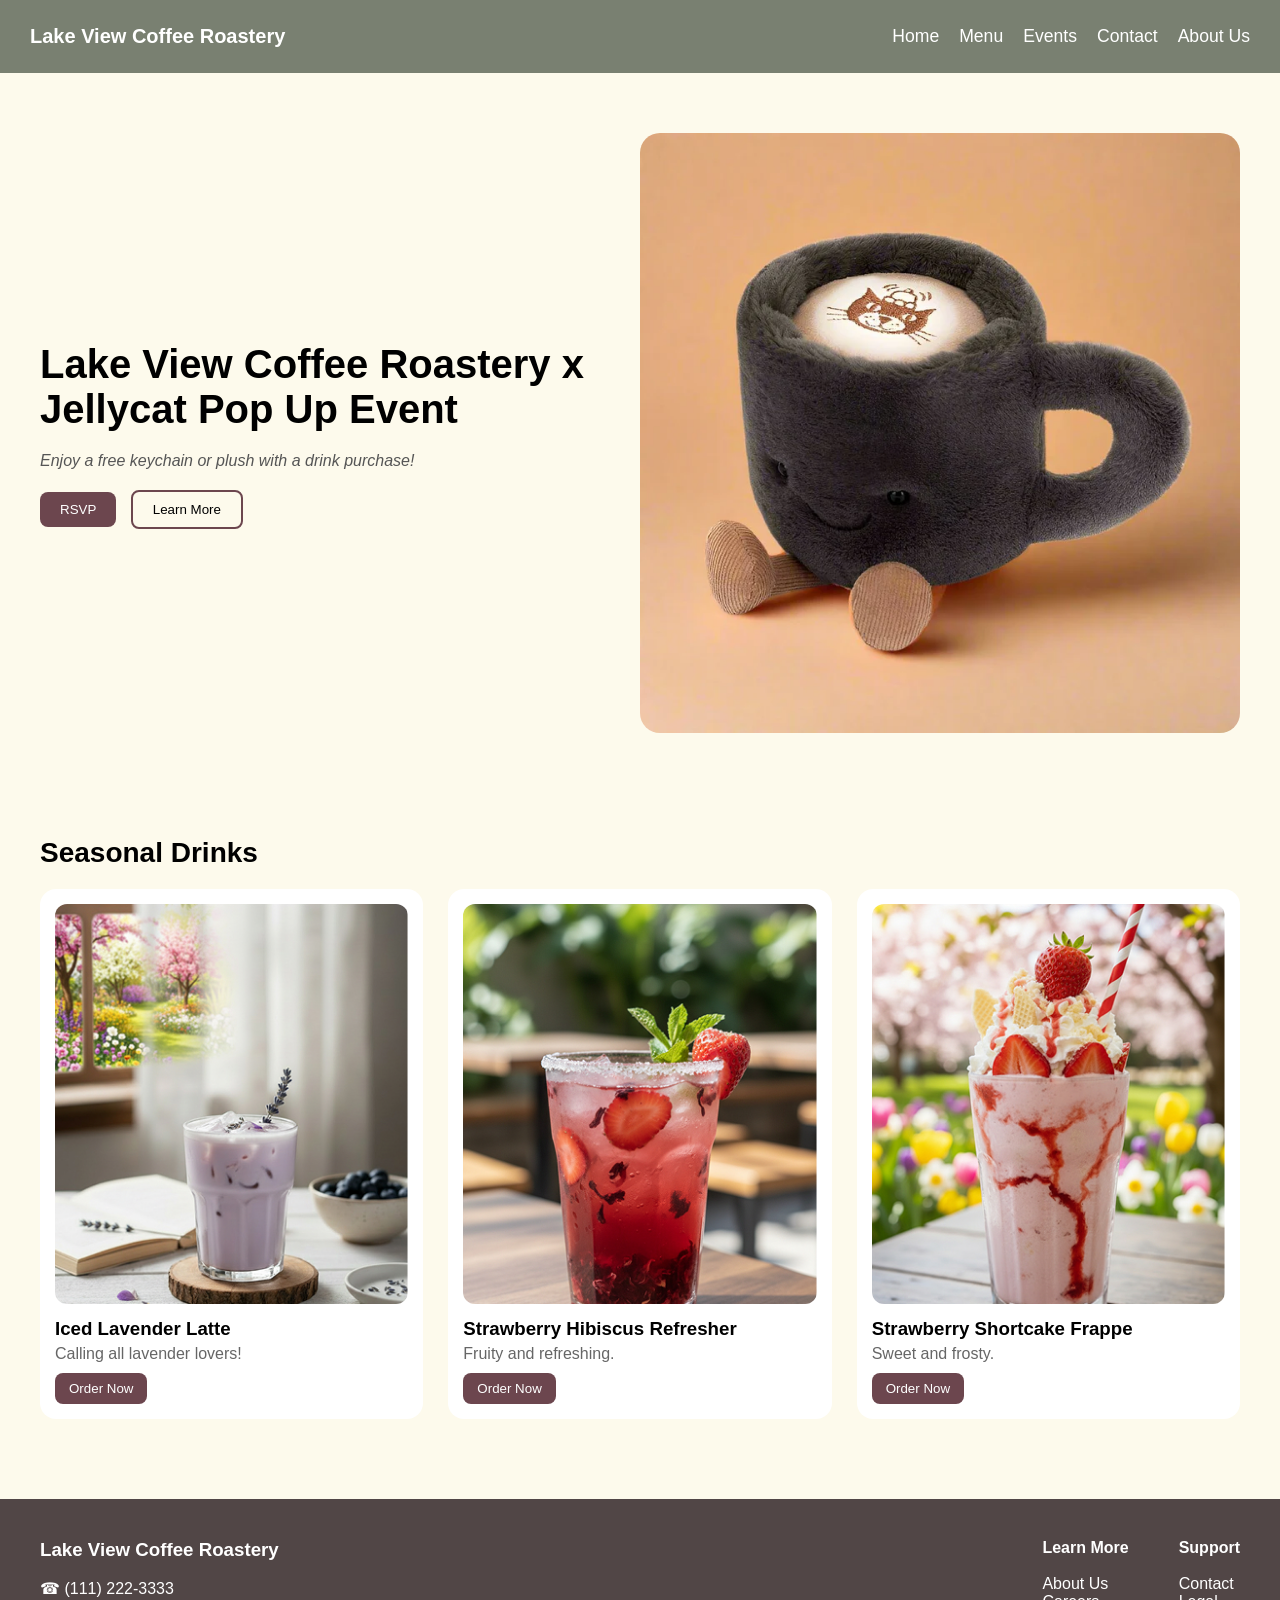
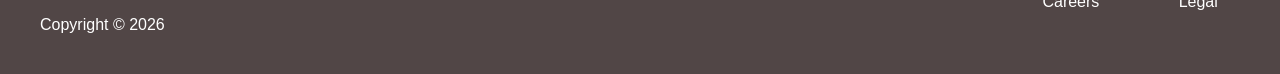
<file: HTMLM3/index.html>
<!DOCTYPE html>
<html>
<head>
<meta name="viewport" content="width=device-width, initial-scale=1">
<meta charset="UTF-8">
<title>Lake View Coffee Roastery</title>
<link rel="stylesheet" href="styles.css"> <!-- External CSS -->
</head>

<body>
<!-- 5 internal links -->
 <nav class="navbar">
    <div class="logo">Lake View Coffee Roastery</div>
    <ul class="nav-links">
        <li><a href="index.html">Home</a></li>
        <li><a href="menu.html">Menu</a></li>
        <li><a href="events.html">Events</a></li>
        <li><a href="contact.html">Contact</a></li>
        <li><a href="about.html">About Us</a></li>
    </ul>

 </nav>
 
  <!-- HERO SECTION -->
  <section class="hero">
    <div class="hero-text">
      <h1>Lake View Coffee Roastery x Jellycat Pop Up Event</h1>
      <p><i>Enjoy a free keychain or plush with a drink purchase!</i></p>   <!-- Character formatting -->
      <div class="buttons">
        <button class="primary">RSVP</button>
        <button class="secondary">Learn More</button>
      </div>
    </div>

    <div class="hero-image">
      <img src="images/jellycat-coffee-cup.jpeg" alt="Coffee plush"> <!-- Image 1 -->
    </div>
  </section>

  <!-- SEASONAL DRINKS -->
  <section class="drinks">
    <h2>Seasonal Drinks</h2>

    <div class="drink-grid">

      <div class="card">
        <img src="images/lavender-latte.jpg" alt="Purple drink in a glass cup"> <!-- Image 2 -->
        <h3>Iced Lavender Latte</h3>
        <p>Calling all lavender lovers!</p>
        <button>Order Now</button>
      </div>

      <div class="card">
        <img src="images/strawberry-refresher.jpg" alt="strawberry drink with strawberry pieces inside"> <!-- Image 3 -->
        <h3>Strawberry Hibiscus Refresher</h3>
        <p>Fruity and refreshing.</p>
        <button>Order Now</button>
      </div>

      <div class="card">
        <img src="images/strawberry-shortcake-frappe.jpg" alt="Strawberry frappe drink with a spring background"> <!-- Image 4 -->
        <h3>Strawberry Shortcake Frappe</h3>
        <p>Sweet and frosty.</p>
        <button>Order Now</button>
      </div>

    </div>
  </section>

  <!-- FOOTER -->
  <footer class="footer">
    <div class="footer-left">
      <h3>Lake View Coffee Roastery</h3><br>
      <p>&#9742; (111) 222-3333</p><br>
      <p>Copyright © 2026</p>
    </div>

    <div class="footer-links">
      <div>
        <h4>Learn More</h4><br>
        <p>About Us</p>
        <p>Careers</p>
      </div>

      <div>
        <h4>Support</h4><br>
        <p>Contact</p>
        <p>Legal</p>
      </div>
    </div>
  </footer>

</body>
</html>
</file>
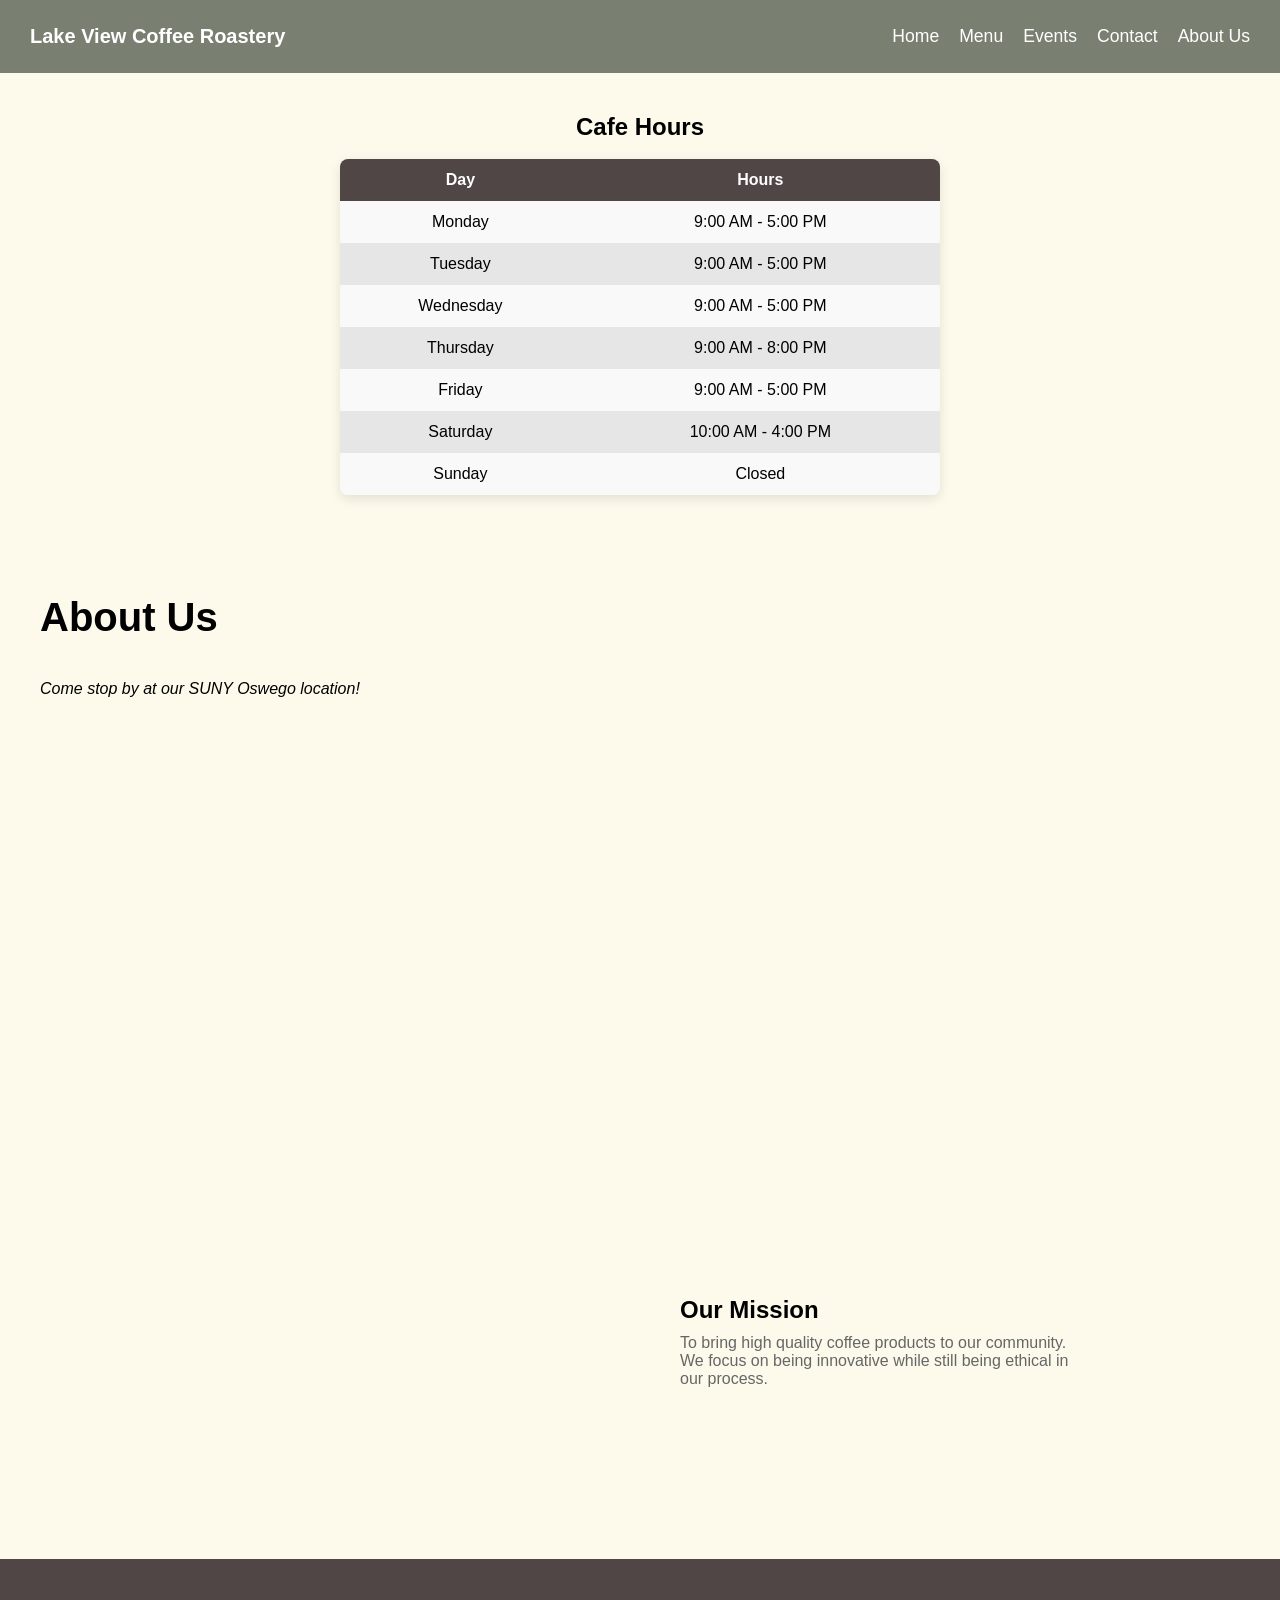
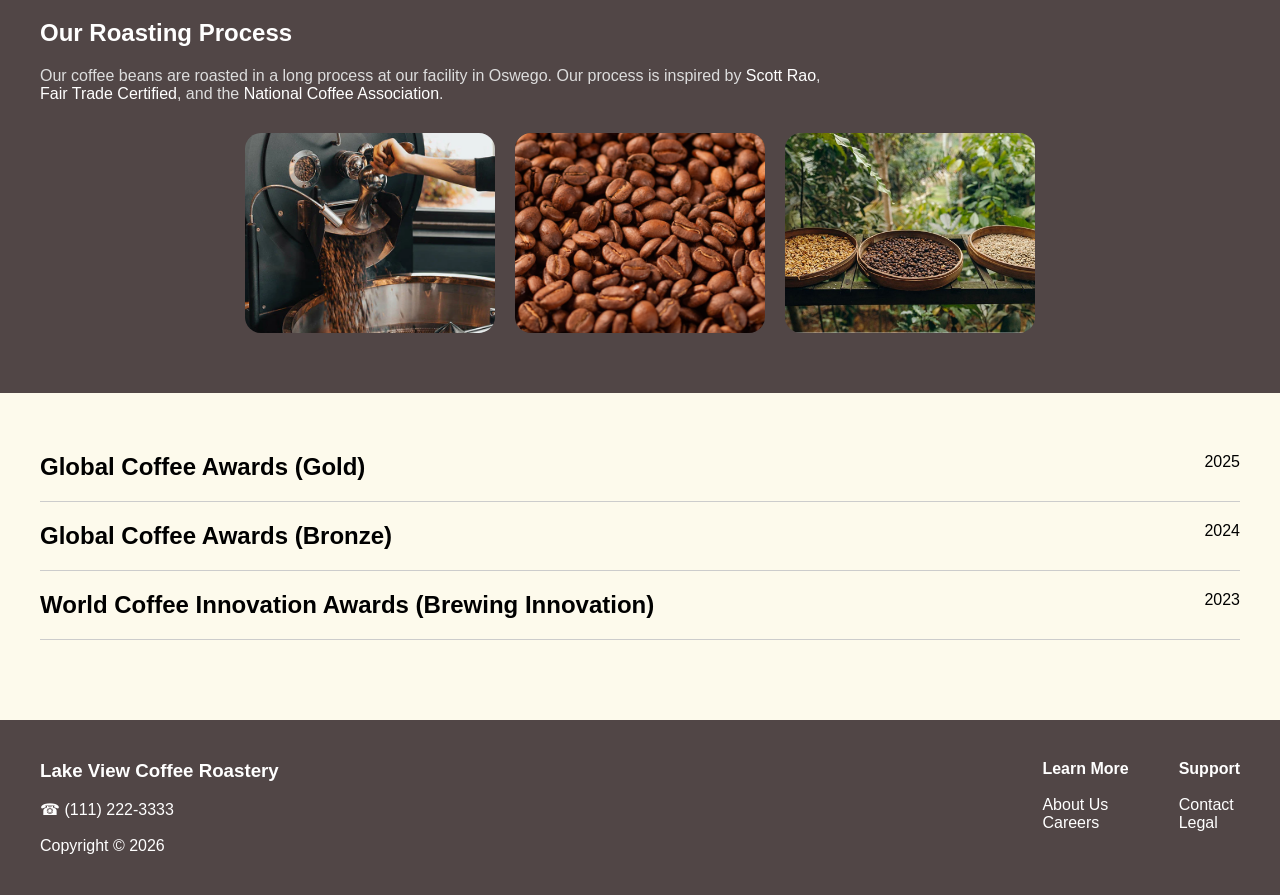
<file: HTMLM3/about.html>
<!DOCTYPE html>
<html>
<head>
<meta name="viewport" content="width=device-width, initial-scale=1">
<meta charset="UTF-8">
<title>About Us | Lake View Coffee Roastery</title>
<link rel="stylesheet" href="styles.css"> <!-- External CSS -->
</head>

<body>
<!-- Navigation Bar -->
<!-- 5 internal links -->
 <nav class="navbar">
    <div class="logo">Lake View Coffee Roastery</div>
    <ul class="nav-links">
        <li><a href="index.html">Home</a></li>
        <li><a href="menu.html">Menu</a></li>
        <li><a href="events.html">Events</a></li>
        <li><a href="contact.html">Contact</a></li>
        <li><a href="about.html">About Us</a></li>
    </ul>
 </nav>

   <!-- HOURS SECTION -->
  <section class="hours">
    <h1>Cafe Hours</h1><br>
    <table> <!-- advanced HTML5 element -->
  <thead>
    <tr>
      <th>Day</th>
      <th>Hours</th>
    </tr>
  </thead>
  <tbody>
    <tr>
      <td>Monday</td>
      <td>9:00 AM - 5:00 PM</td>
    </tr>
    <tr>
      <td>Tuesday</td>
      <td>9:00 AM - 5:00 PM</td>
    </tr>
    <tr>
      <td>Wednesday</td>
      <td>9:00 AM - 5:00 PM</td>
    </tr>
    <tr>
      <td>Thursday</td>
      <td>9:00 AM - 8:00 PM</td>
    </tr>
    <tr>
      <td>Friday</td>
      <td>9:00 AM - 5:00 PM</td>
    </tr>
    <tr>
      <td>Saturday</td>
      <td>10:00 AM - 4:00 PM</td>
    </tr>
    <tr>
      <td>Sunday</td>
      <td>Closed</td>
    </tr>
  </tbody>
</table>
  </section>

  <!-- ABOUT SECTION -->
  <section class="about">
    <h1>About Us</h1>
    <p><em>Come stop by at our SUNY Oswego location!</em></p> <!-- Character formatting -->
    <br>
    <div class="about-location"> <!-- advanced HTML5 element, location -->
      <iframe src="https://www.google.com/maps/embed?pb=!1m18!1m12!1m3!1d2902.934898160751!2d-76.54571938451152!3d43.44855907912853!2m3!1f0!2f0!3f0!3m2!1i1024!2i768!4f13.1!3m3!1m2!1s0x89d9e6e8e64c2435%3A0xf673004354247514!2sSUNY%20Oswego!5e0!3m2!1sen!2sus!4v1679000000000!5m2!1sen!2sus" width="600" height="450" style="border:0;" allowfullscreen="" loading="lazy" referrerpolicy="no-referrer-when-downgrade"></iframe>
    </div><br>
    <div class="about-content">
      <div class="about-video">   <!-- External link --> <!-- advanced HTML5 element, video -->
        <iframe width="560" height="315" src="https://www.youtube.com/embed/rIIXAkFisyw?si=Tob-vyZJz8LxzP_Q" title="YouTube video player" frameborder="0" allow="accelerometer; autoplay; clipboard-write; encrypted-media; gyroscope; picture-in-picture; web-share" referrerpolicy="strict-origin-when-cross-origin" allowfullscreen></iframe>
      </div><br>

      <div class="about-text">
        <h2>Our Mission</h2>
        <p>
          To bring high quality coffee products to our community.
          We focus on being innovative while still being ethical in our process.
        </p>
      </div>
    </div>
  </section>


  <!-- ROASTING PROCESS -->
  <section class="process">
    <h2>Our Roasting Process</h2>

    <p class="process-text"> <!-- 3 external links -->
      Our coffee beans are roasted in a long process at our facility in Oswego. Our process is inspired by <a href="https://www.scottrao.com/blog/2020/3/29/coffee-roasting-fundamentals">Scott Rao</a>, <a href="https://www.fairtradecertified.org/what-we-do/what-we-certify/coffee/?gad_source=1&gad_campaignid=22771471433&gbraid=0AAAAADpOS17T4ZxG3yyBBMOhcWPf9q8M6&gclid=Cj0KCQjw-pHPBhCdARIsAHXYWP8kje0E4oUuTxTqSIBRLWrQPwjFDvJuw_BK59isszqT8XS-2jN-WW8aAq-uEALw_wcB">Fair Trade Certified</a>, and the <a href="https://www.aboutcoffee.org/beans/roasts/">National Coffee Association</a>.
    </p>

    <div class="process-grid">
      <div class="process-card">
        <img src="images/roasting-coffee-1.jpg" alt="Coffee beans in machine"> <!-- Image 7 -->
      </div>
      <div class="process-card">
        <img src="images/roasting-coffee-2.jpg" alt="A bunch of coffee beans"> <!-- Image 8 -->
      </div>
      <div class="process-card">
        <img src="images/roasting-coffee-3.jpeg" alt="Coffee beans outside"> <!-- Image 9 -->
      </div>
    </div>
  </section>

  <!-- AWARDS -->
  <section class="awards">
    <div class="award-row">
      <h3>Global Coffee Awards (Gold)</h3>
      <span>2025</span>
    </div>

    <div class="award-row">
      <h3>Global Coffee Awards (Bronze)</h3>
      <span>2024</span>
    </div>

    <div class="award-row">
      <h3>World Coffee Innovation Awards (Brewing Innovation)</h3>
      <span>2023</span>
    </div>
  </section>
  
  <!-- FOOTER -->
  <footer class="footer">
    <div class="footer-left">
      <h3>Lake View Coffee Roastery</h3><br>
      <p>&#9742; (111) 222-3333</p><br>
      <p>Copyright © 2026</p>
    </div>

    <div class="footer-links">
      <div>
        <h4>Learn More</h4><br>
        <p>About Us</p>
        <p>Careers</p>
      </div>

      <div>
        <h4>Support</h4><br>
        <p>Contact</p>
        <p>Legal</p>
      </div>
    </div>
  </footer>
  
</body>
</html>
</file>
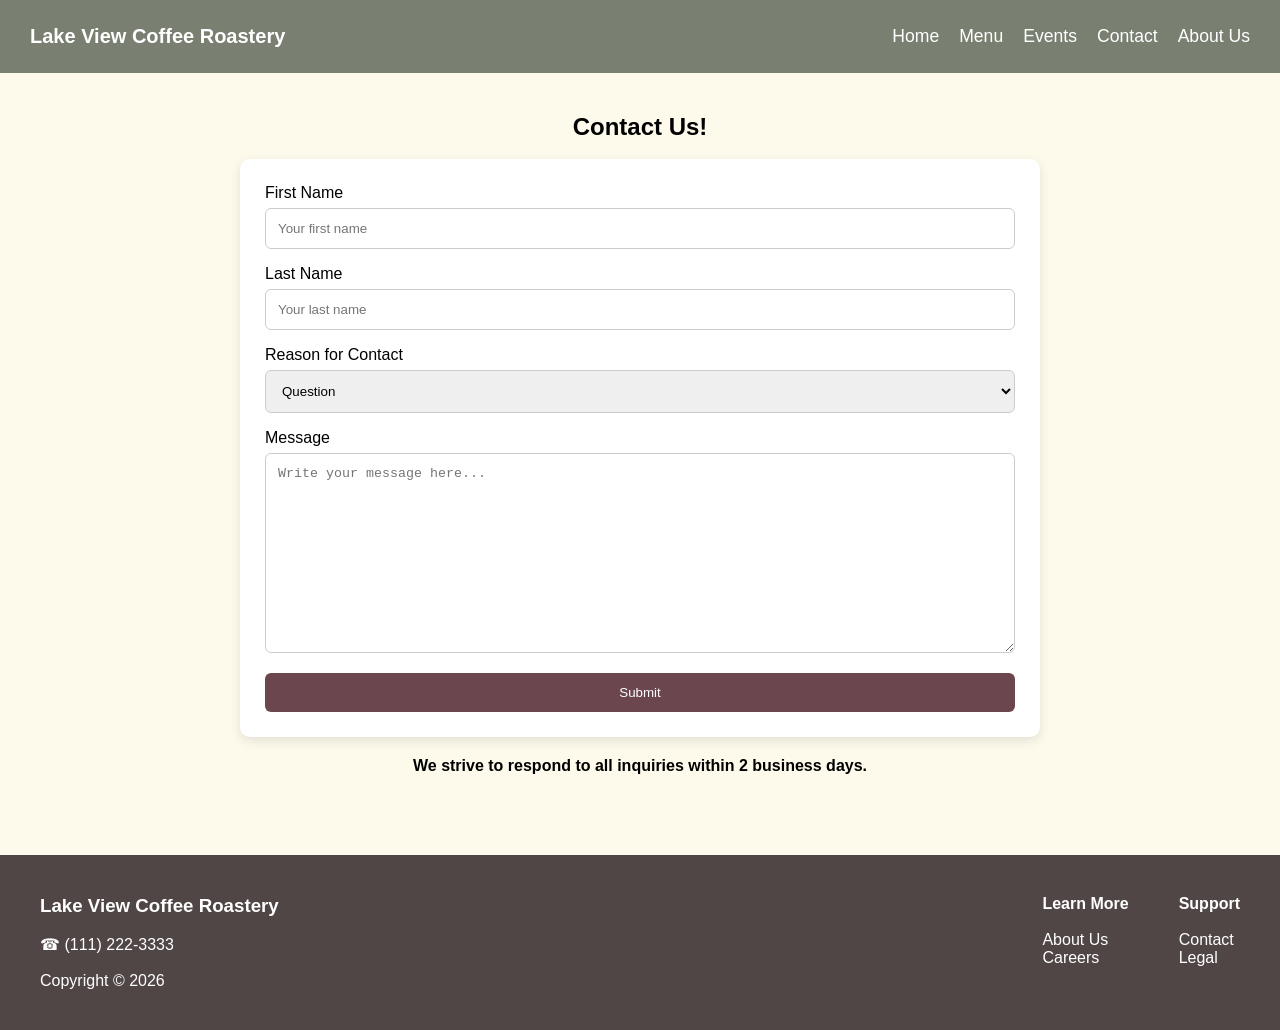
<file: HTMLM3/contact.html>
<!DOCTYPE html>
<html>
<head>
  <meta name="viewport" content="width=device-width, initial-scale=1">
  <meta charset="UTF-8">
  <title>Contact Us | Lake View Coffee Roastery</title>
  <link rel="stylesheet" href="styles.css">

  <style>
    * {
      box-sizing: border-box;
    }

   body {
  font-family: "Inter", Arial;
  background-color: #FDFAEC;
   }

  .contact-section {
  text-align: center;
  padding: 40px 20px;
  }

  
    .container {
      border-radius: 10px;
      padding: 25px;
      width: 90%;
      max-width: 800px;
      margin: 0 auto;
      background: white;
      box-shadow: 0 4px 12px rgba(0,0,0,0.1);
      text-align: left;
    }

    input[type=text], select, textarea {
      width: 100%;
      padding: 12px;
      border: 1px solid #ccc;
      border-radius: 6px;
      margin-top: 6px;
      margin-bottom: 16px;
      resize: vertical;
    }

    input[type=submit] {
      background-color: #6C464E;
      color: white;
      padding: 12px 20px;
      border: none;
      border-radius: 6px;
      cursor: pointer;
      width: 100%;
    }

    input[type=submit]:hover {
      background-color: #798071;
    }

  
    .contact-note {
      margin-top: 20px;
    }
  </style>
</head>
<!-- CSS in head -->
<body>

<!-- NAV -->
<nav class="navbar">
  <div class="logo">Lake View Coffee Roastery</div>
  <ul class="nav-links">
    <li><a href="index.html">Home</a></li>
    <li><a href="menu.html">Menu</a></li>
    <li><a href="events.html">Events</a></li>
    <li><a href="contact.html">Contact</a></li>
    <li><a href="about.html">About Us</a></li>
  </ul>
</nav>

<!-- CONTACT -->
<section class="contact-section">
  <h1>Contact Us!</h1><br>

  <div class="container">
    <form action="/action_page.php"> <!-- advanced HTML 5 element, form -->
      <label for="fname">First Name</label>
      <input type="text" id="fname" name="firstname" placeholder="Your first name">

      <label for="lname">Last Name</label>
      <input type="text" id="lname" name="lastname" placeholder="Your last name">

      <label for="reason">Reason for Contact</label>
      <select id="reason" name="reason">
        <option value="question">Question</option>
        <option value="suggestion">Suggestion</option>
        <option value="other">Other</option>
      </select>

      <label for="message">Message</label>
      <textarea id="message" name="message" placeholder="Write your message here..." style="height:200px"></textarea>

      <input type="submit" value="Submit">
    </form>
  </div>

  <p class="contact-note"><b>We strive to respond to all inquiries within 2 business days.</b></p>  <!-- Character formatting -->
</section>

<!-- FOOTER -->
<footer class="footer">
  <div class="footer-left">
    <h3>Lake View Coffee Roastery</h3><br>
    <p>&#9742; (111) 222-3333</p><br>
    <p>Copyright © 2026</p>
  </div>

  <div class="footer-links">
    <div>
      <h4>Learn More</h4><br>
      <p>About Us</p>
      <p>Careers</p>
    </div>

    <div>
      <h4>Support</h4><br>
      <p>Contact</p>
      <p>Legal</p>
    </div>
  </div>
</footer>

</body>
</html>
</file>
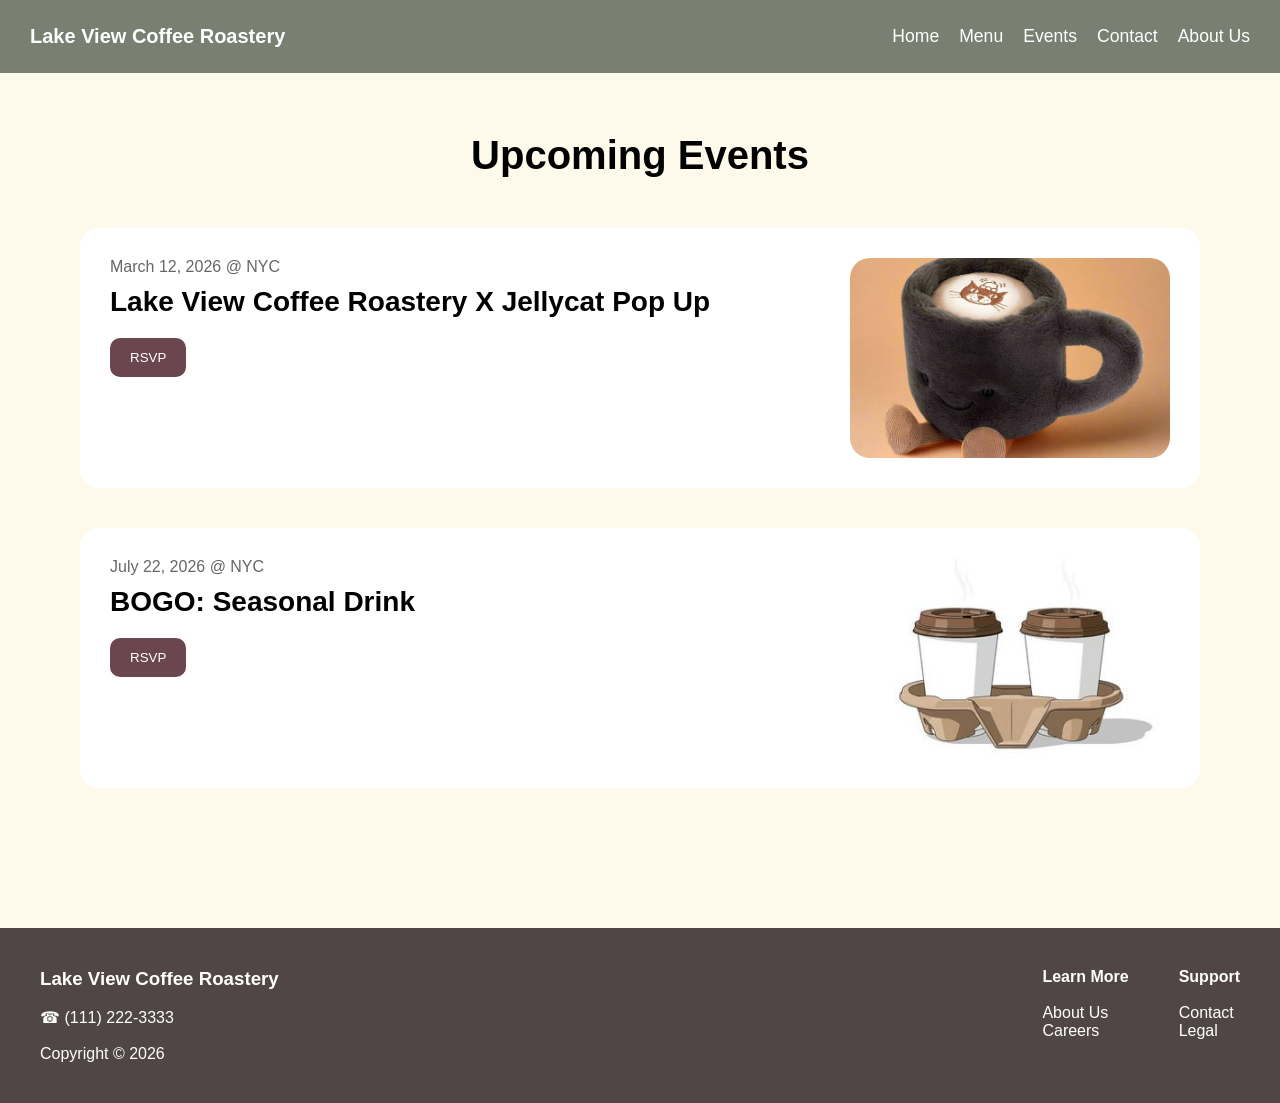
<file: HTMLM3/events.html>
<!DOCTYPE html>
<html>
<head>
<meta name="viewport" content="width=device-width, initial-scale=1">
<meta charset="UTF-8">
<title>Events | Lake View Coffee Roastery</title>
<link rel="stylesheet" href="styles.css"> <!-- External CSS -->
</head>

<body>
<!-- Navigation Bar -->
 <nav class="navbar">
    <div class="logo">Lake View Coffee Roastery</div>
    <ul class="nav-links">
        <li><a href="index.html">Home</a></li>
        <li><a href="menu.html">Menu</a></li>
        <li><a href="events.html">Events</a></li>
        <li><a href="contact.html">Contact</a></li>
        <li><a href="about.html">About Us</a></li>
    </ul>
  </nav>

    <!-- Events -->
  <section class="events">
    <h1>Upcoming Events</h1>

    <div class="event-card">
      <div class="event-info">
        <p class="date">March 12, 2026 @ NYC</p>
        <h2>Lake View Coffee Roastery X Jellycat Pop Up</h2>
        <button>RSVP</button>
      </div>
      <div class="event-image">
        <img src="images/jellycat-coffee-cup.jpeg" alt="Coffee plush">
      </div>
    </div>

    <div class="event-card">
      <div class="event-info">
        <p class="date">July 22, 2026 @ NYC</p>
        <h2>BOGO: Seasonal Drink</h2>
        <button>RSVP</button>
      </div>
      <div class="event-image">
        <img src="images/BOGO_coffee.jpg" alt="Two coffee cups side by side"> <!-- Image 6 -->
      </div>
    </div>

  </section>

  <!-- FOOTER -->
  <footer class="footer">
    <div class="footer-left">
      <h3>Lake View Coffee Roastery</h3><br>
      <p>&#9742; (111) 222-3333</p><br>
      <p>Copyright © 2026</p>
    </div>

    <div class="footer-links">
      <div>
        <h4>Learn More</h4><br>
        <p>About Us</p>
        <p>Careers</p>
      </div>

      <div>
        <h4>Support</h4><br>
        <p>Contact</p>
        <p>Legal</p>
      </div>
    </div>
  </footer>
  
</body>
</html>
</file>
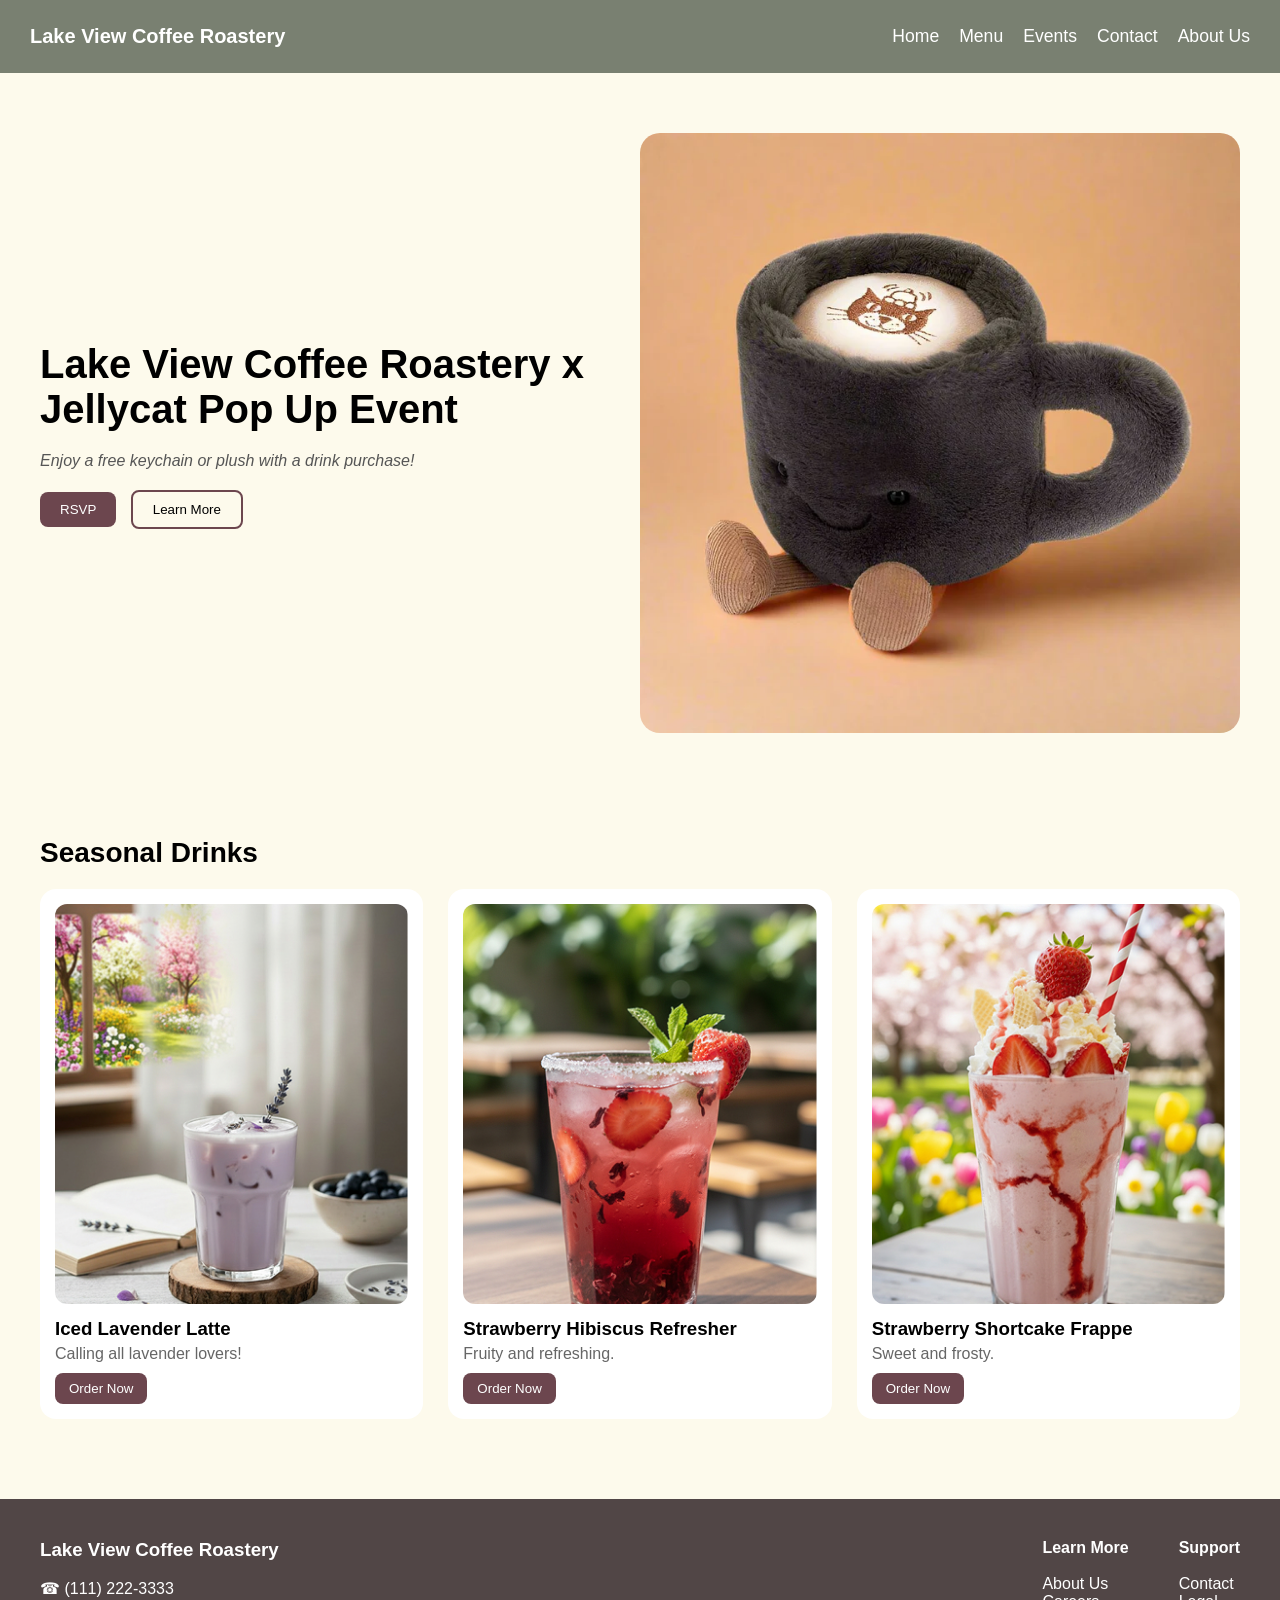
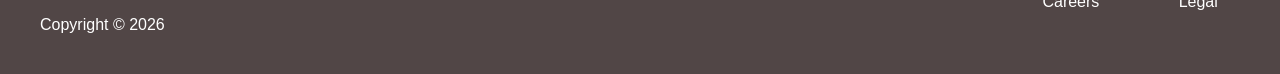
<file: HTMLM3/home.html>
<!DOCTYPE html>
<html>
<head>
<meta name="viewport" content="width=device-width, initial-scale=1">
<meta charset="UTF-8">
<title>Lake View Coffee Roastery</title>
<link rel="stylesheet" href="styles.css"> <!-- External CSS -->
</head>

<body>
<!-- 5 internal links -->
 <nav class="navbar">
    <div class="logo">Lake View Coffee Roastery</div>
    <ul class="nav-links">
        <li><a href="home.html">Home</a></li>
        <li><a href="menu.html">Menu</a></li>
        <li><a href="events.html">Events</a></li>
        <li><a href="contact.html">Contact</a></li>
        <li><a href="about.html">About Us</a></li>
    </ul>

 </nav>
 
  <!-- HERO SECTION -->
  <section class="hero">
    <div class="hero-text">
      <h1>Lake View Coffee Roastery x Jellycat Pop Up Event</h1>
      <p><i>Enjoy a free keychain or plush with a drink purchase!</i></p>   <!-- Character formatting -->
      <div class="buttons">
        <button class="primary">RSVP</button>
        <button class="secondary">Learn More</button>
      </div>
    </div>

    <div class="hero-image">
      <img src="images/jellycat-coffee-cup.jpeg" alt="Coffee plush"> <!-- Image 1 -->
    </div>
  </section>

  <!-- SEASONAL DRINKS -->
  <section class="drinks">
    <h2>Seasonal Drinks</h2>

    <div class="drink-grid">

      <div class="card">
        <img src="images/lavender-latte.jpg" alt="Purple drink in a glass cup"> <!-- Image 2 -->
        <h3>Iced Lavender Latte</h3>
        <p>Calling all lavender lovers!</p>
        <button>Order Now</button>
      </div>

      <div class="card">
        <img src="images/strawberry-refresher.jpg" alt="strawberry drink with strawberry pieces inside"> <!-- Image 3 -->
        <h3>Strawberry Hibiscus Refresher</h3>
        <p>Fruity and refreshing.</p>
        <button>Order Now</button>
      </div>

      <div class="card">
        <img src="images/strawberry-shortcake-frappe.jpg" alt="Strawberry frappe drink with a spring background"> <!-- Image 4 -->
        <h3>Strawberry Shortcake Frappe</h3>
        <p>Sweet and frosty.</p>
        <button>Order Now</button>
      </div>

    </div>
  </section>

  <!-- FOOTER -->
  <footer class="footer">
    <div class="footer-left">
      <h3>Lake View Coffee Roastery</h3><br>
      <p>&#9742; (111) 222-3333</p><br>
      <p>Copyright © 2026</p>
    </div>

    <div class="footer-links">
      <div>
        <h4>Learn More</h4><br>
        <p>About Us</p>
        <p>Careers</p>
      </div>

      <div>
        <h4>Support</h4><br>
        <p>Contact</p>
        <p>Legal</p>
      </div>
    </div>
  </footer>

</body>
</html>
</file>
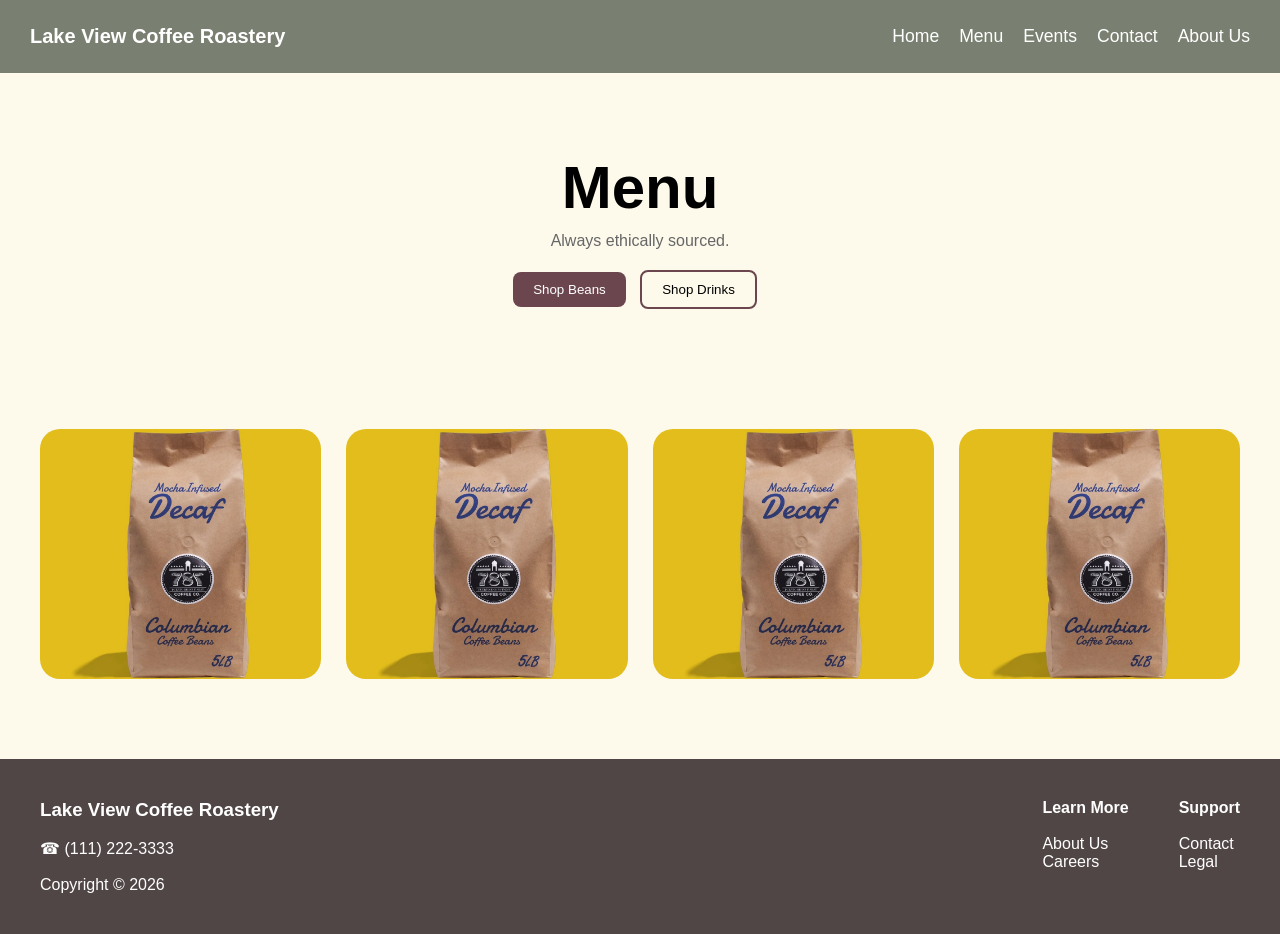
<file: HTMLM3/menu.html>
<!DOCTYPE html>
<html>
<head>
<meta name="viewport" content="width=device-width, initial-scale=1">
<meta charset="UTF-8">
<title>Menu | Lake View Coffee Roastery</title>
<link rel="stylesheet" href="styles.css"> <!-- External CSS -->
</head>
<body>

<!-- Navigation Bar -->
 <nav class="navbar">
    <div class="logo">Lake View Coffee Roastery</div>
    <ul class="nav-links">
        <li><a href="index.html">Home</a></li>
        <li><a href="menu.html">Menu</a></li>
        <li><a href="events.html">Events</a></li>
        <li><a href="contact.html">Contact</a></li>
        <li><a href="about.html">About Us</a></li>
    </ul>
 </nav>

  <!-- MENU -->
  <section class="menu-hero">
    <h1>Menu</h1>
    <p>Always ethically sourced.</p>

    <div class="buttons">
      <button class="primary">Shop Beans</button>
      <button class="secondary">Shop Drinks</button>
    </div>
  </section>

  <section class="menu-grid">
    <div class="menu-card">
      <img src="images/Columbian_beans.jpg" alt="Coffee beans in a yellow bag"> <!-- Image 5 -->
    </div>
    <div class="menu-card">
      <img src="images/Columbian_beans.jpg" alt="Coffee beans in a yellow bag">
    </div>
    <div class="menu-card">
      <img src="images/Columbian_beans.jpg" alt="Coffee beans in a yellow bag">
    </div>
    <div class="menu-card">
      <img src="images/Columbian_beans.jpg" alt="Coffee beans in a yellow bag">
    </div>
  </section>

  <!-- FOOTER -->
  <footer class="footer">
    <div class="footer-left">
      <h3>Lake View Coffee Roastery</h3><br>
      <p>&#9742; (111) 222-3333</p><br>
      <p>Copyright © 2026</p>
    </div>

    <div class="footer-links">
      <div>
        <h4>Learn More</h4><br>
        <p>About Us</p>
        <p>Careers</p>
      </div>

      <div>
        <h4>Support</h4><br>
        <p>Contact</p>
        <p>Legal</p>
      </div>
    </div>
  </footer>
  
</body>
</html>
</file>
<file: HTMLM3/styles.css>
/* Basic Reset */
* {
  margin: 0;
  padding: 0;
  box-sizing: border-box;
}

/* Body */
body {
  font-family: "Inter", Arial;
  background-color: #FDFAEC;
}

/* Navbar */
.navbar {
  display: flex;
  justify-content: space-between;
  align-items: center;
  background-color: #798071;
  color: white;
  padding: 25px 30px;
}

.nav-links {
  display: flex;
  list-style: none;
  margin: 0;
  padding: 0;
}

.nav-links li {
  margin-left: 20px;
  gap: 2rem;
}

.nav-links a {
  text-decoration: none;
  color: white;
  font-size: 1.1rem;
  transition: color 0.3s;
}

.nav-links a:hover {
  color: #6C464E;
}

.logo {
  font-weight: 800;
  font-size: 20px;
}

/* HERO */
.hero {
  display: flex;
  align-items: center;
  padding: 60px 40px;
  gap: 40px;
}

.hero-text {
  flex: 1;
}

.hero-text h1 {
  font-size: 40px;
  margin-bottom: 20px;
}

.hero-text p {
  margin-bottom: 20px;
  color: #555;
}

.buttons button {
  padding: 10px 20px;
  border-radius: 8px;
  margin-right: 10px;
  cursor: pointer;
}

.primary {
  background: #6C464E;
  border: none;
  color: white;
}

.secondary {
  border: 2px solid #6C464E;
  background: transparent;
}

.hero-image img {
  width: 600px;
  border-radius: 20px;
}

/* DRINKS SECTION */
.drinks {
  padding: 40px;
}

.drinks h2 {
  margin-bottom: 20px;
  font-size: 28px;
}

.drink-grid {
  display: grid;
  grid-template-columns: repeat(3, 1fr);
  gap: 25px;
}

.card {
  background: white;
  padding: 15px;
  border-radius: 16px;
}

.card img {
  width: 100%;
  height: 400px;
  object-fit: cover;
  border-radius: 12px;
  margin-bottom: 10px;
}

.card h3 {
  margin-bottom: 5px;
}

.card p {
  margin-bottom: 10px;
  color: #666;
}

.card button {
  background: #6C464E;
  color: white;
  border: none;
  padding: 8px 14px;
  border-radius: 8px;
}

.menu-hero {
  text-align: center;
  padding: 80px 20px;
}

.menu-hero h1 {
  font-size: 60px;
  margin-bottom: 10px;
}

.menu-hero p {
  color: #666;
  margin-bottom: 20px;
}

.menu-grid {
  display: grid;
  grid-template-columns: repeat(4, 1fr);
  gap: 25px;
  padding: 40px;
}

.menu-card {
  height: 250px;
  border-radius: 20px;
  overflow: hidden;
}

.menu-card img {
  width: 100%;
  height: 100%;
  object-fit: cover; 
  display: block;
}

/* ABOUT */

.hours {
  text-align: center;
  padding: 40px 20px;
}

.hours table {
  margin: 0 auto;             
  border-collapse: collapse;   
  width: 80%;                 
  max-width: 600px;
  box-shadow: 0 4px 12px rgba(0,0,0,0.1);
  border-radius: 8px;
  overflow: hidden;           
}

.hours thead {
  background-color: #514646;
  color: #fff;
}

.hours th,
.hours td {
  padding: 12px 16px;
  text-align: center;
}

.hours tbody tr:nth-child(odd) {
  background-color: #f9f9f9;
}

.hours tbody tr:nth-child(even) {
  background-color: #e6e6e6;
}

.hours tbody tr:hover {
  background-color: #d1e7ff;
  transition: 0.2s ease;
}

a {
  color: white;
  text-decoration: none;
}

a:visited {
  color: white;
}

a:hover {
  color: #d9d9d9;
}

a:active {
  color: white;
}

.about {
  padding: 60px 40px;
}

.about h1 {
  font-size: 40px;
  margin-bottom: 40px;
}

.about-location {
  display: flex;
  justify-content: center;
  align-items: center;
}

.about-content {
  display: flex;
  gap: 40px;
  align-items: center;
}

.about-video {
  width: 560px;
  height: 315px;
}

.about-text {
  max-width: 400px;
}

.about-text h2 {
  margin-bottom: 10px;
}

.about-text p {
  color: #666;
}

.process {
  background: #514646;
  color: white;
  padding: 60px 40px;
}

.process h2 {
  margin-bottom: 20px;
}

.process-text {
  max-width: 800px;
  margin-bottom: 30px;
  color: #ddd;
}

.process-grid {
  display: flex;
  justify-content: center;
  gap: 20px;
  flex-wrap: wrap;
}

.process-card {
  width: 250px;
  height: 200px;
  border-radius: 16px;
  overflow: hidden;
}

.process-card img {
  width: 100%;
  height: 100%;
  object-fit: cover;
  display: block;
}

.awards {
  padding: 40px;
}

.award-row {
  display: flex;
  justify-content: space-between;
  padding: 20px 0;
  border-bottom: 1px solid #ccc;
}

.award-row h3 {
  font-size: 24px;
}

.events {
  padding: 60px 80px;
}

.events h1 {
  text-align: center;
  margin-bottom: 50px;
  font-size: 40px;
}

.event-card {
  display: flex;
  justify-content: space-between;
  background: white;
  border-radius: 20px;
  padding: 30px;
  margin-bottom: 40px;
  gap: 20px;
}

.event-info {
  flex: 1;
}

.event-info button {
  background-color: #6C464E;
  color: white;
  border: none;
  padding: 12px 20px;
  border-radius: 10px;
  cursor: pointer;
}

.date {
  color: #666;
  margin-bottom: 10px;
}

.event-info h2 {
  font-size: 28px;
  margin-bottom: 20px;
}

button:hover {
  opacity: 0.9;
}

.event-image {
  flex: none;
  width: 320px;
  height: 200px;
  border-radius: 20px;
  overflow: hidden;
}

.event-image img {
  width: 100%;
  height: 100%;
  object-fit: cover;
}

/* FOOTER */
.footer {
  background: #514646;
  color: white;
  display: flex;
  justify-content: space-between;
  padding: 40px;
  margin-top: 40px;
}

.footer-links {
  display: flex;
  gap: 50px;
}
</file>
